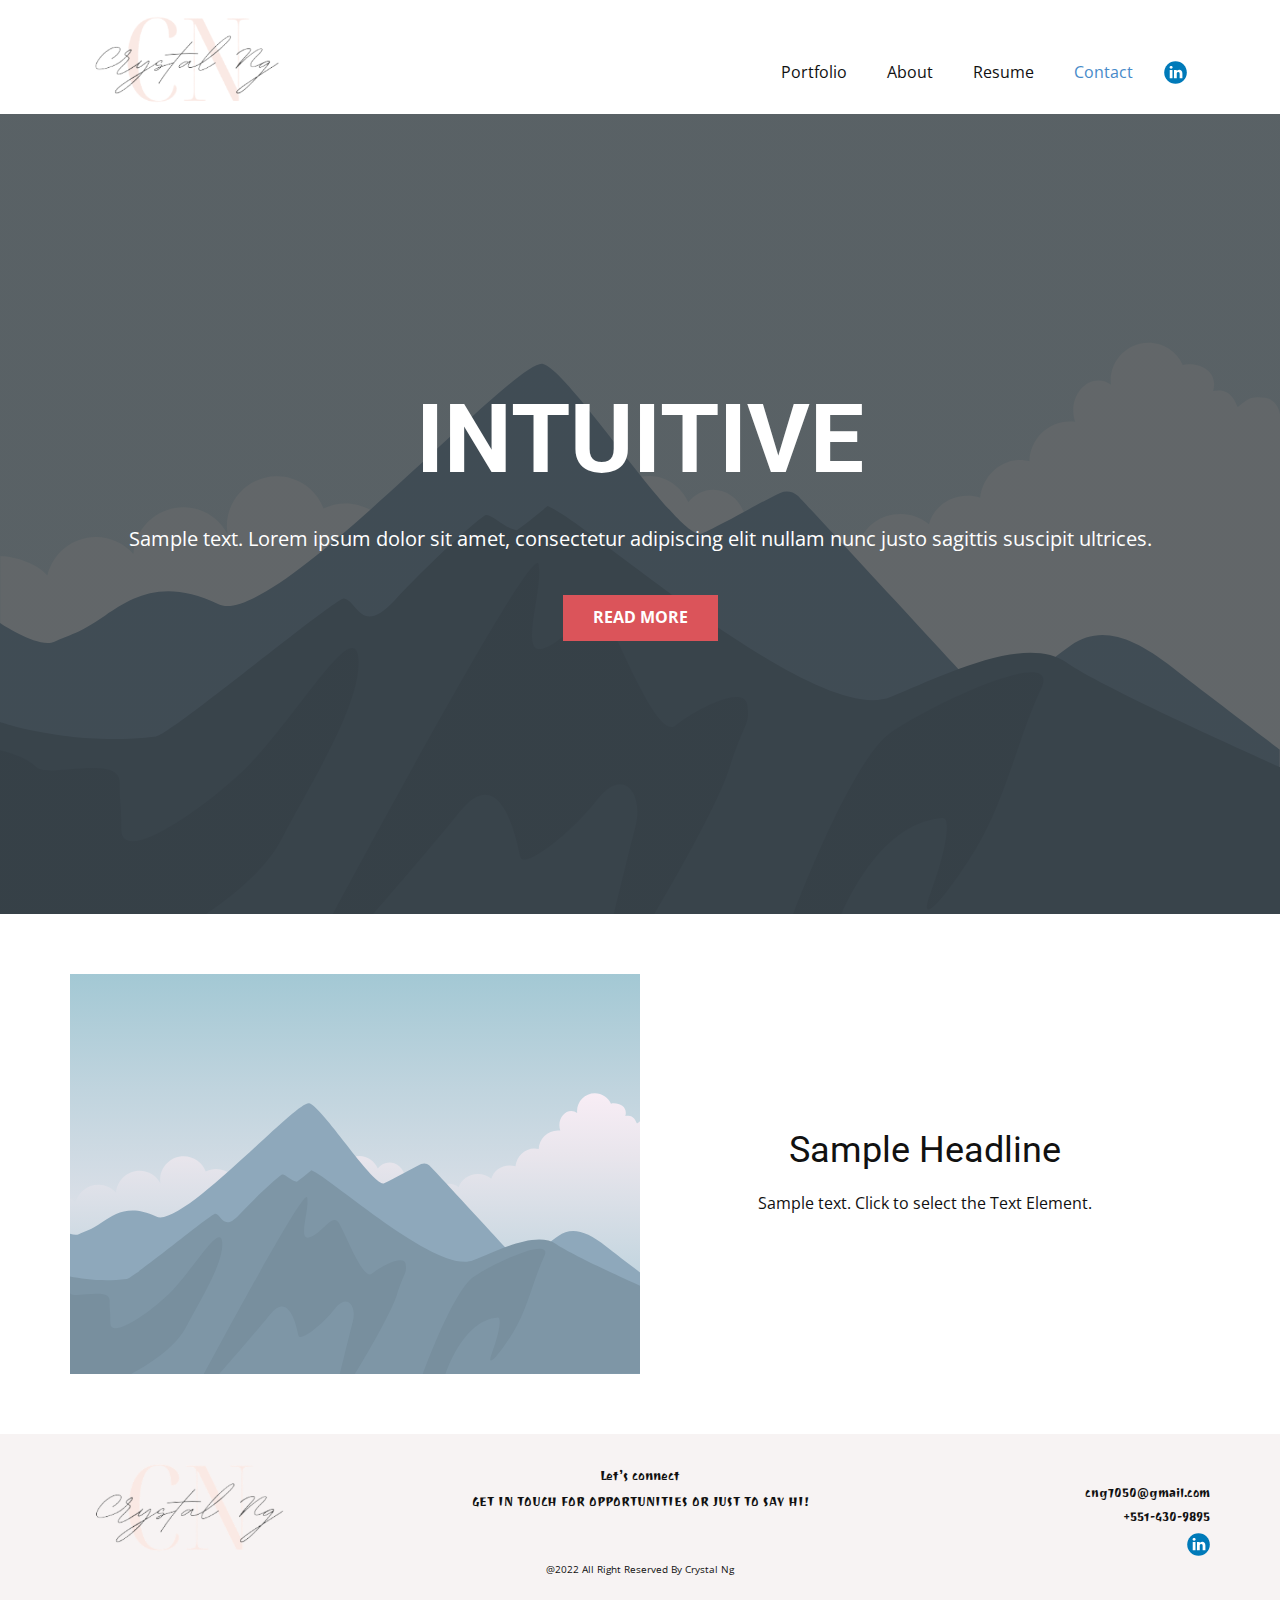
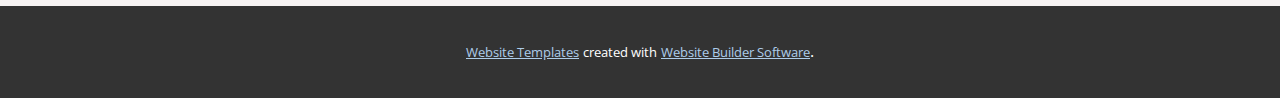
<file: WebSite2494357/index.html>
<!-- Global site tag (gtag.js) - Google Analytics -->
<script async src="https://www.googletagmanager.com/gtag/js?id=G-VZYVMBTS81"></script>
<script>
  window.dataLayer = window.dataLayer || [];
  function gtag(){dataLayer.push(arguments);}
  gtag('js', new Date());

  gtag('config', 'G-VZYVMBTS81');
</script>

<!-- Hotjar Tracking Code for https://crystalng.nicepage.io/Portfolio.html?version=f9c3c881-302a-432b-a1c4-443e0c8001fd&uid=5e1e0b45-3dbb-4041-9dea-039e5e50d24c -->
<script>
  (function(h,o,t,j,a,r){
      h.hj=h.hj||function(){(h.hj.q=h.hj.q||[]).push(arguments)};
      h._hjSettings={hjid:3092924,hjsv:6};
      a=o.getElementsByTagName('head')[0];
      r=o.createElement('script');r.async=1;
      r.src=t+h._hjSettings.hjid+j+h._hjSettings.hjsv;
      a.appendChild(r);
  })(window,document,'https://static.hotjar.com/c/hotjar-','.js?sv=');
</script>

<!DOCTYPE html>
<html style="font-size: 16px;" lang="en"><head>
    <meta name="viewport" content="width=device-width, initial-scale=1.0">
    <meta charset="utf-8">
    <meta name="keywords" content="INTUITIVE">
    <meta name="description" content="">
    <title>Contact</title>
    <link rel="stylesheet" href="nicepage.css" media="screen">
<link rel="stylesheet" href="Contact.css" media="screen">
    <script class="u-script" type="text/javascript" src="jquery-1.9.1.min.js" defer=""></script>
    <script class="u-script" type="text/javascript" src="nicepage.js" "="" defer=""></script>
    <meta name="generator" content="Nicepage 4.15.10, nicepage.com">
    <link id="u-theme-google-font" rel="stylesheet" href="https://fonts.googleapis.com/css?family=Roboto:100,100i,300,300i,400,400i,500,500i,700,700i,900,900i|Open+Sans:300,300i,400,400i,500,500i,600,600i,700,700i,800,800i">
    <link id="u-page-google-font" rel="stylesheet" href="https://fonts.googleapis.com/css?family=Ravi+Prakash:400">
    
    
    
    <script type="application/ld+json">{
		"@context": "http://schema.org",
		"@type": "Organization",
		"name": "WebSite2494357",
		"url": "/",
		"logo": "images/da4137ff-84df-d425-c8f0-2a540431e7e3.png",
		"sameAs": []
}</script>
    <meta name="theme-color" content="#478ac9">
    <meta property="og:title" content="Contact">
    <meta property="og:description" content="">
    <meta property="og:type" content="website">
    <link rel="canonical" href="/">
  <script>
    function gdprConfirmed() {
        return true;
    }
    if (gdprConfirmed()) {
    document.write("\
    \
    <!-- Google Analytics -->\
    <gascript async src=\"https://www.googletagmanager.com/gtag/js?id=G-VZYVMBTS81\"></gascript>\
    <gascript>\
        window.dataLayer = window.dataLayer || [];\
        function gtag(){dataLayer.push(arguments);}\
        gtag('js', new Date());\
        gtag('config', 'G-VZYVMBTS81');\
    </gascript>\
    <!-- End Google Analytics -->\
    ".replace(/gascript/g, 'script'));
    }
    </script></head>
  <body data-home-page="https://crystalng.nicepage.io/Contact.html?version=3567acb7-665c-484c-b078-94fc25dab8e0" data-home-page-title="Contact" class="u-body u-xl-mode" data-lang="en"><header class="u-clearfix u-header u-header" id="sec-76a1"><div class="u-clearfix u-sheet u-sheet-1">
        <a href="https://nicepage.com" class="u-image u-logo u-image-1" data-image-width="353" data-image-height="170">
          <img src="images/da4137ff-84df-d425-c8f0-2a540431e7e3.png" class="u-logo-image u-logo-image-1">
        </a>
        <nav class="u-menu u-menu-one-level u-offcanvas u-menu-1">
          <div class="menu-collapse" style="font-size: 1rem; letter-spacing: 0px;">
            <a class="u-button-style u-custom-left-right-menu-spacing u-custom-padding-bottom u-custom-top-bottom-menu-spacing u-nav-link u-text-active-palette-1-base u-text-hover-palette-2-base" href="#">
              <svg class="u-svg-link" viewBox="0 0 24 24"><use xlink:href="#menu-hamburger"></use></svg>
              <svg class="u-svg-content" version="1.1" id="menu-hamburger" viewBox="0 0 16 16" x="0px" y="0px" xmlns:xlink="http://www.w3.org/1999/xlink" xmlns="http://www.w3.org/2000/svg"><g><rect y="1" width="16" height="2"></rect><rect y="7" width="16" height="2"></rect><rect y="13" width="16" height="2"></rect>
</g></svg>
            </a>
          </div>
          <div class="u-custom-menu u-nav-container">
            <ul class="u-nav u-unstyled u-nav-1"><li class="u-nav-item"><a class="u-button-style u-nav-link u-text-active-palette-1-base u-text-hover-palette-2-base" href="Portfolio.html" style="padding: 10px 20px;">Portfolio</a>
</li><li class="u-nav-item"><a class="u-button-style u-nav-link u-text-active-palette-1-base u-text-hover-palette-2-base" href="About.html" style="padding: 10px 20px;">About</a>
</li><li class="u-nav-item"><a class="u-button-style u-nav-link u-text-active-palette-1-base u-text-hover-palette-2-base" href="Resume.html" style="padding: 10px 20px;">Resume</a>
</li><li class="u-nav-item"><a class="u-button-style u-nav-link u-text-active-palette-1-base u-text-hover-palette-2-base" href="Contact.html" style="padding: 10px 20px;">Contact</a>
</li></ul>
          </div>
          <div class="u-custom-menu u-nav-container-collapse">
            <div class="u-black u-container-style u-inner-container-layout u-opacity u-opacity-95 u-sidenav">
              <div class="u-inner-container-layout u-sidenav-overflow">
                <div class="u-menu-close"></div>
                <ul class="u-align-center u-nav u-popupmenu-items u-unstyled u-nav-2"><li class="u-nav-item"><a class="u-button-style u-nav-link" href="Portfolio.html">Portfolio</a>
</li><li class="u-nav-item"><a class="u-button-style u-nav-link" href="About.html">About</a>
</li><li class="u-nav-item"><a class="u-button-style u-nav-link" href="Resume.html">Resume</a>
</li><li class="u-nav-item"><a class="u-button-style u-nav-link" href="Contact.html">Contact</a>
</li></ul>
              </div>
            </div>
            <div class="u-black u-menu-overlay u-opacity u-opacity-70"></div>
          </div>
        </nav>
        <div class="u-align-left u-social-icons u-spacing-10 u-social-icons-1">
          <a class="u-social-url" title="linkedin" target="_blank" href=""><span class="u-icon u-social-icon u-social-linkedin u-icon-1"><svg class="u-svg-link" preserveAspectRatio="xMidYMin slice" viewBox="0 0 112 112" style=""><use xlink:href="#svg-bc3b"></use></svg><svg class="u-svg-content" viewBox="0 0 112 112" x="0" y="0" id="svg-bc3b"><circle fill="currentColor" cx="56.1" cy="56.1" r="55"></circle><path fill="#FFFFFF" d="M41.3,83.7H27.9V43.4h13.4V83.7z M34.6,37.9L34.6,37.9c-4.6,0-7.5-3.1-7.5-7c0-4,3-7,7.6-7s7.4,3,7.5,7
            C42.2,34.8,39.2,37.9,34.6,37.9z M89.6,83.7H76.2V62.2c0-5.4-1.9-9.1-6.8-9.1c-3.7,0-5.9,2.5-6.9,4.9c-0.4,0.9-0.4,2.1-0.4,3.3v22.5
            H48.7c0,0,0.2-36.5,0-40.3h13.4v5.7c1.8-2.7,5-6.7,12.1-6.7c8.8,0,15.4,5.8,15.4,18.1V83.7z"></path></svg></span>
          </a>
        </div>
      </div></header>
    <section class="u-align-center u-clearfix u-image u-shading u-section-1" src="" data-image-width="256" data-image-height="256" id="sec-6b22">
      <div class="u-clearfix u-sheet u-valign-middle u-sheet-1">
        <h1 class="u-text u-text-default u-title u-text-1">INTUITIVE</h1>
        <p class="u-large-text u-text u-text-default u-text-variant u-text-2">Sample text. Lorem ipsum dolor sit amet, consectetur adipiscing elit nullam nunc justo sagittis suscipit ultrices.</p>
        <a href="#" class="u-btn u-button-style u-palette-2-base u-btn-1">Read More</a>
      </div>
    </section>
    <section class="u-clearfix u-section-2" id="sec-80d7">
      <div class="u-clearfix u-sheet u-sheet-1">
        <div class="u-clearfix u-expanded-width u-layout-wrap u-layout-wrap-1">
          <div class="u-layout">
            <div class="u-layout-row">
              <div class="u-container-style u-image u-layout-cell u-size-30 u-image-1" data-image-width="400" data-image-height="265">
                <div class="u-container-layout u-valign-top u-container-layout-1"></div>
              </div>
              <div class="u-align-center u-container-style u-layout-cell u-size-30 u-layout-cell-2">
                <div class="u-container-layout u-valign-middle u-container-layout-2">
                  <h2 class="u-text u-text-default u-text-1">Sample Headline</h2>
                  <p class="u-text u-text-default u-text-2">Sample text. Click to select the Text Element.</p>
                </div>
              </div>
            </div>
          </div>
        </div>
      </div>
    </section>
    
    
    <footer class="u-align-center-md u-align-center-sm u-align-center-xs u-clearfix u-custom-color-9 u-footer" id="sec-9538"><div class="u-clearfix u-sheet u-sheet-1">
        <a href="https://nicepage.com" class="u-image u-logo u-image-1" data-image-width="353" data-image-height="170">
          <img src="images/da4137ff-84df-d425-c8f0-2a540431e7e3.png" class="u-logo-image u-logo-image-1">
        </a>
        <p class="u-align-center-lg u-align-center-md u-align-center-xl u-custom-font u-text u-text-1"> Let’s connect<br>GET IN TOUCH FOR OPPORTUNITIES OR JUST TO SAY HI!
        </p>
        <p class="u-align-right u-custom-font u-small-text u-text u-text-variant u-text-2"> cng7050@gmail.com<br>+551-430-9895
        </p>
        <div class="u-align-left u-social-icons u-spacing-10 u-social-icons-1">
          <a class="u-social-url" title="linkedin" target="_blank" href=""><span class="u-icon u-social-icon u-social-linkedin u-icon-1"><svg class="u-svg-link" preserveAspectRatio="xMidYMin slice" viewBox="0 0 112 112" style=""><use xlink:href="#svg-a173"></use></svg><svg class="u-svg-content" viewBox="0 0 112 112" x="0" y="0" id="svg-a173"><circle fill="currentColor" cx="56.1" cy="56.1" r="55"></circle><path fill="#FFFFFF" d="M41.3,83.7H27.9V43.4h13.4V83.7z M34.6,37.9L34.6,37.9c-4.6,0-7.5-3.1-7.5-7c0-4,3-7,7.6-7s7.4,3,7.5,7
            C42.2,34.8,39.2,37.9,34.6,37.9z M89.6,83.7H76.2V62.2c0-5.4-1.9-9.1-6.8-9.1c-3.7,0-5.9,2.5-6.9,4.9c-0.4,0.9-0.4,2.1-0.4,3.3v22.5
            H48.7c0,0,0.2-36.5,0-40.3h13.4v5.7c1.8-2.7,5-6.7,12.1-6.7c8.8,0,15.4,5.8,15.4,18.1V83.7z"></path></svg></span>
          </a>
        </div>
        <p class="u-small-text u-text u-text-variant u-text-3">@2022 All Right Reserved By Crystal Ng</p>
      </div></footer>
    <section class="u-backlink u-clearfix u-grey-80">
      <a class="u-link" href="https://nicepage.com/website-templates" target="_blank">
        <span>Website Templates</span>
      </a>
      <p class="u-text">
        <span>created with</span>
      </p>
      <a class="u-link" href="" target="_blank">
        <span>Website Builder Software</span>
      </a>. 
    </section>
  
</body></html>
</file>
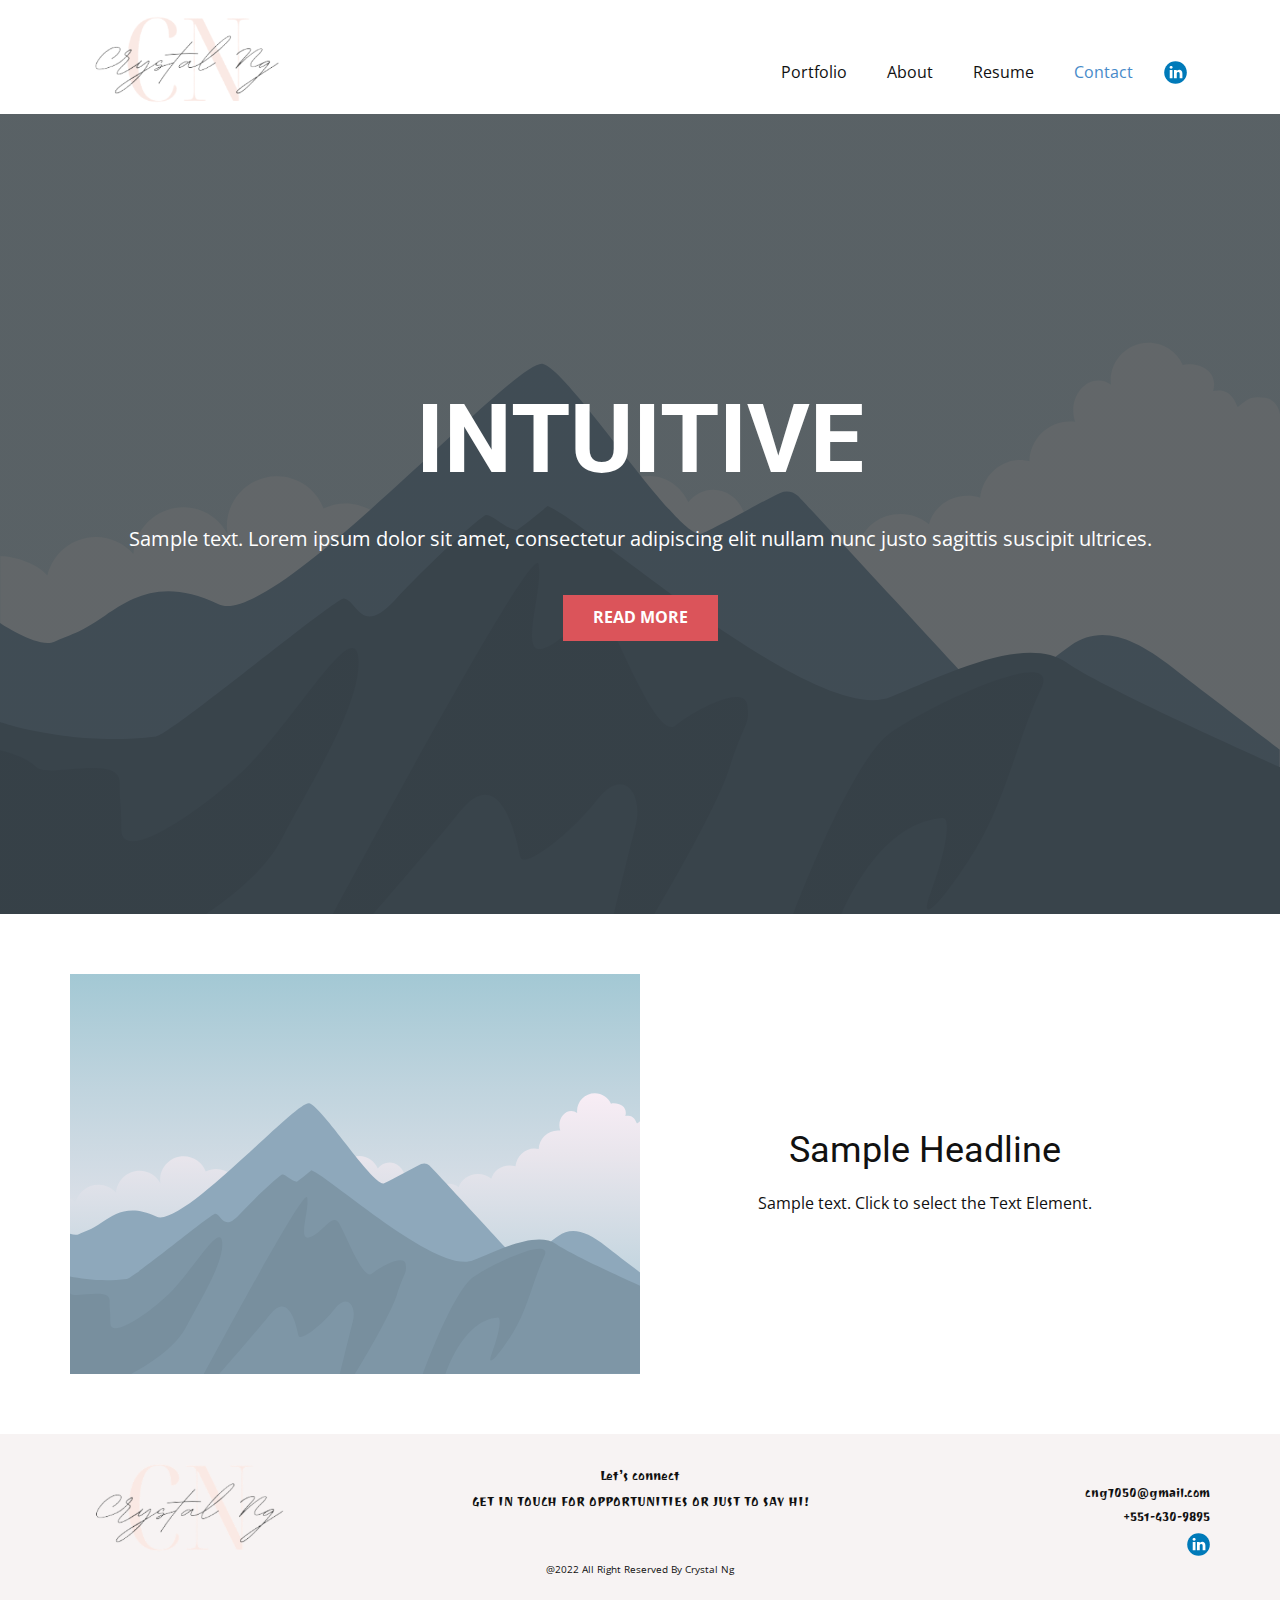
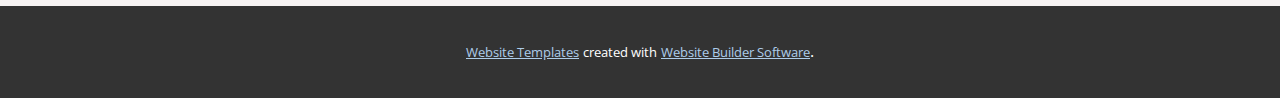
<file: WebSite2494357/Contact.html>
<!-- Global site tag (gtag.js) - Google Analytics -->
<script async src="https://www.googletagmanager.com/gtag/js?id=G-VZYVMBTS81"></script>
<script>
  window.dataLayer = window.dataLayer || [];
  function gtag(){dataLayer.push(arguments);}
  gtag('js', new Date());

  gtag('config', 'G-VZYVMBTS81');
</script>

<!DOCTYPE html>
<html style="font-size: 16px;" lang="en"><head>
    <meta name="viewport" content="width=device-width, initial-scale=1.0">
    <meta charset="utf-8">
    <meta name="keywords" content="INTUITIVE">
    <meta name="description" content="">
    <title>Contact</title>
    <link rel="stylesheet" href="nicepage.css" media="screen">
<link rel="stylesheet" href="Contact.css" media="screen">
    <script class="u-script" type="text/javascript" src="jquery-1.9.1.min.js" defer=""></script>
    <script class="u-script" type="text/javascript" src="nicepage.js" "="" defer=""></script>
    <meta name="generator" content="Nicepage 4.15.10, nicepage.com">
    <link id="u-theme-google-font" rel="stylesheet" href="https://fonts.googleapis.com/css?family=Roboto:100,100i,300,300i,400,400i,500,500i,700,700i,900,900i|Open+Sans:300,300i,400,400i,500,500i,600,600i,700,700i,800,800i">
    <link id="u-page-google-font" rel="stylesheet" href="https://fonts.googleapis.com/css?family=Ravi+Prakash:400">
    
    
    
    <script type="application/ld+json">{
		"@context": "http://schema.org",
		"@type": "Organization",
		"name": "WebSite2494357",
		"url": "/",
		"logo": "images/da4137ff-84df-d425-c8f0-2a540431e7e3.png",
		"sameAs": []
}</script>
    <meta name="theme-color" content="#478ac9">
    <meta property="og:title" content="Contact">
    <meta property="og:description" content="">
    <meta property="og:type" content="website">
    <link rel="canonical" href="/">
  <script>
    function gdprConfirmed() {
        return true;
    }
    if (gdprConfirmed()) {
    document.write("\
    \
    <!-- Google Analytics -->\
    <gascript async src=\"https://www.googletagmanager.com/gtag/js?id=G-VZYVMBTS81\"></gascript>\
    <gascript>\
        window.dataLayer = window.dataLayer || [];\
        function gtag(){dataLayer.push(arguments);}\
        gtag('js', new Date());\
        gtag('config', 'G-VZYVMBTS81');\
    </gascript>\
    <!-- End Google Analytics -->\
    ".replace(/gascript/g, 'script'));
    }
    </script></head>
  <body class="u-body u-xl-mode" data-lang="en"><header class="u-clearfix u-header u-header" id="sec-76a1"><div class="u-clearfix u-sheet u-sheet-1">
        <a href="https://nicepage.com" class="u-image u-logo u-image-1" data-image-width="353" data-image-height="170">
          <img src="images/da4137ff-84df-d425-c8f0-2a540431e7e3.png" class="u-logo-image u-logo-image-1">
        </a>
        <nav class="u-menu u-menu-one-level u-offcanvas u-menu-1">
          <div class="menu-collapse" style="font-size: 1rem; letter-spacing: 0px;">
            <a class="u-button-style u-custom-left-right-menu-spacing u-custom-padding-bottom u-custom-top-bottom-menu-spacing u-nav-link u-text-active-palette-1-base u-text-hover-palette-2-base" href="#">
              <svg class="u-svg-link" viewBox="0 0 24 24"><use xlink:href="#menu-hamburger"></use></svg>
              <svg class="u-svg-content" version="1.1" id="menu-hamburger" viewBox="0 0 16 16" x="0px" y="0px" xmlns:xlink="http://www.w3.org/1999/xlink" xmlns="http://www.w3.org/2000/svg"><g><rect y="1" width="16" height="2"></rect><rect y="7" width="16" height="2"></rect><rect y="13" width="16" height="2"></rect>
</g></svg>
            </a>
          </div>
          <div class="u-custom-menu u-nav-container">
            <ul class="u-nav u-unstyled u-nav-1"><li class="u-nav-item"><a class="u-button-style u-nav-link u-text-active-palette-1-base u-text-hover-palette-2-base" href="Portfolio.html" style="padding: 10px 20px;">Portfolio</a>
</li><li class="u-nav-item"><a class="u-button-style u-nav-link u-text-active-palette-1-base u-text-hover-palette-2-base" href="About.html" style="padding: 10px 20px;">About</a>
</li><li class="u-nav-item"><a class="u-button-style u-nav-link u-text-active-palette-1-base u-text-hover-palette-2-base" href="Resume.html" style="padding: 10px 20px;">Resume</a>
</li><li class="u-nav-item"><a class="u-button-style u-nav-link u-text-active-palette-1-base u-text-hover-palette-2-base" href="Contact.html" style="padding: 10px 20px;">Contact</a>
</li></ul>
          </div>
          <div class="u-custom-menu u-nav-container-collapse">
            <div class="u-black u-container-style u-inner-container-layout u-opacity u-opacity-95 u-sidenav">
              <div class="u-inner-container-layout u-sidenav-overflow">
                <div class="u-menu-close"></div>
                <ul class="u-align-center u-nav u-popupmenu-items u-unstyled u-nav-2"><li class="u-nav-item"><a class="u-button-style u-nav-link" href="Portfolio.html">Portfolio</a>
</li><li class="u-nav-item"><a class="u-button-style u-nav-link" href="About.html">About</a>
</li><li class="u-nav-item"><a class="u-button-style u-nav-link" href="Resume.html">Resume</a>
</li><li class="u-nav-item"><a class="u-button-style u-nav-link" href="Contact.html">Contact</a>
</li></ul>
              </div>
            </div>
            <div class="u-black u-menu-overlay u-opacity u-opacity-70"></div>
          </div>
        </nav>
        <div class="u-align-left u-social-icons u-spacing-10 u-social-icons-1">
          <a class="u-social-url" title="linkedin" target="_blank" href=""><span class="u-icon u-social-icon u-social-linkedin u-icon-1"><svg class="u-svg-link" preserveAspectRatio="xMidYMin slice" viewBox="0 0 112 112" style=""><use xlink:href="#svg-bc3b"></use></svg><svg class="u-svg-content" viewBox="0 0 112 112" x="0" y="0" id="svg-bc3b"><circle fill="currentColor" cx="56.1" cy="56.1" r="55"></circle><path fill="#FFFFFF" d="M41.3,83.7H27.9V43.4h13.4V83.7z M34.6,37.9L34.6,37.9c-4.6,0-7.5-3.1-7.5-7c0-4,3-7,7.6-7s7.4,3,7.5,7
            C42.2,34.8,39.2,37.9,34.6,37.9z M89.6,83.7H76.2V62.2c0-5.4-1.9-9.1-6.8-9.1c-3.7,0-5.9,2.5-6.9,4.9c-0.4,0.9-0.4,2.1-0.4,3.3v22.5
            H48.7c0,0,0.2-36.5,0-40.3h13.4v5.7c1.8-2.7,5-6.7,12.1-6.7c8.8,0,15.4,5.8,15.4,18.1V83.7z"></path></svg></span>
          </a>
        </div>
      </div></header>
    <section class="u-align-center u-clearfix u-image u-shading u-section-1" src="" data-image-width="256" data-image-height="256" id="sec-6b22">
      <div class="u-clearfix u-sheet u-valign-middle u-sheet-1">
        <h1 class="u-text u-text-default u-title u-text-1">INTUITIVE</h1>
        <p class="u-large-text u-text u-text-default u-text-variant u-text-2">Sample text. Lorem ipsum dolor sit amet, consectetur adipiscing elit nullam nunc justo sagittis suscipit ultrices.</p>
        <a href="#" class="u-btn u-button-style u-palette-2-base u-btn-1">Read More</a>
      </div>
    </section>
    <section class="u-clearfix u-section-2" id="sec-80d7">
      <div class="u-clearfix u-sheet u-sheet-1">
        <div class="u-clearfix u-expanded-width u-layout-wrap u-layout-wrap-1">
          <div class="u-layout">
            <div class="u-layout-row">
              <div class="u-container-style u-image u-layout-cell u-size-30 u-image-1" data-image-width="400" data-image-height="265">
                <div class="u-container-layout u-valign-top u-container-layout-1"></div>
              </div>
              <div class="u-align-center u-container-style u-layout-cell u-size-30 u-layout-cell-2">
                <div class="u-container-layout u-valign-middle u-container-layout-2">
                  <h2 class="u-text u-text-default u-text-1">Sample Headline</h2>
                  <p class="u-text u-text-default u-text-2">Sample text. Click to select the Text Element.</p>
                </div>
              </div>
            </div>
          </div>
        </div>
      </div>
    </section>
    
    
    <footer class="u-align-center-md u-align-center-sm u-align-center-xs u-clearfix u-custom-color-9 u-footer" id="sec-9538"><div class="u-clearfix u-sheet u-sheet-1">
        <a href="https://nicepage.com" class="u-image u-logo u-image-1" data-image-width="353" data-image-height="170">
          <img src="images/da4137ff-84df-d425-c8f0-2a540431e7e3.png" class="u-logo-image u-logo-image-1">
        </a>
        <p class="u-align-center-lg u-align-center-md u-align-center-xl u-custom-font u-text u-text-1"> Let’s connect<br>GET IN TOUCH FOR OPPORTUNITIES OR JUST TO SAY HI!
        </p>
        <p class="u-align-right u-custom-font u-small-text u-text u-text-variant u-text-2"> cng7050@gmail.com<br>+551-430-9895
        </p>
        <div class="u-align-left u-social-icons u-spacing-10 u-social-icons-1">
          <a class="u-social-url" title="linkedin" target="_blank" href=""><span class="u-icon u-social-icon u-social-linkedin u-icon-1"><svg class="u-svg-link" preserveAspectRatio="xMidYMin slice" viewBox="0 0 112 112" style=""><use xlink:href="#svg-a173"></use></svg><svg class="u-svg-content" viewBox="0 0 112 112" x="0" y="0" id="svg-a173"><circle fill="currentColor" cx="56.1" cy="56.1" r="55"></circle><path fill="#FFFFFF" d="M41.3,83.7H27.9V43.4h13.4V83.7z M34.6,37.9L34.6,37.9c-4.6,0-7.5-3.1-7.5-7c0-4,3-7,7.6-7s7.4,3,7.5,7
            C42.2,34.8,39.2,37.9,34.6,37.9z M89.6,83.7H76.2V62.2c0-5.4-1.9-9.1-6.8-9.1c-3.7,0-5.9,2.5-6.9,4.9c-0.4,0.9-0.4,2.1-0.4,3.3v22.5
            H48.7c0,0,0.2-36.5,0-40.3h13.4v5.7c1.8-2.7,5-6.7,12.1-6.7c8.8,0,15.4,5.8,15.4,18.1V83.7z"></path></svg></span>
          </a>
        </div>
        <p class="u-small-text u-text u-text-variant u-text-3">@2022 All Right Reserved By Crystal Ng</p>
      </div></footer>
    <section class="u-backlink u-clearfix u-grey-80">
      <a class="u-link" href="https://nicepage.com/website-templates" target="_blank">
        <span>Website Templates</span>
      </a>
      <p class="u-text">
        <span>created with</span>
      </p>
      <a class="u-link" href="" target="_blank">
        <span>Website Builder Software</span>
      </a>. 
    </section>
  
</body></html>
</file>
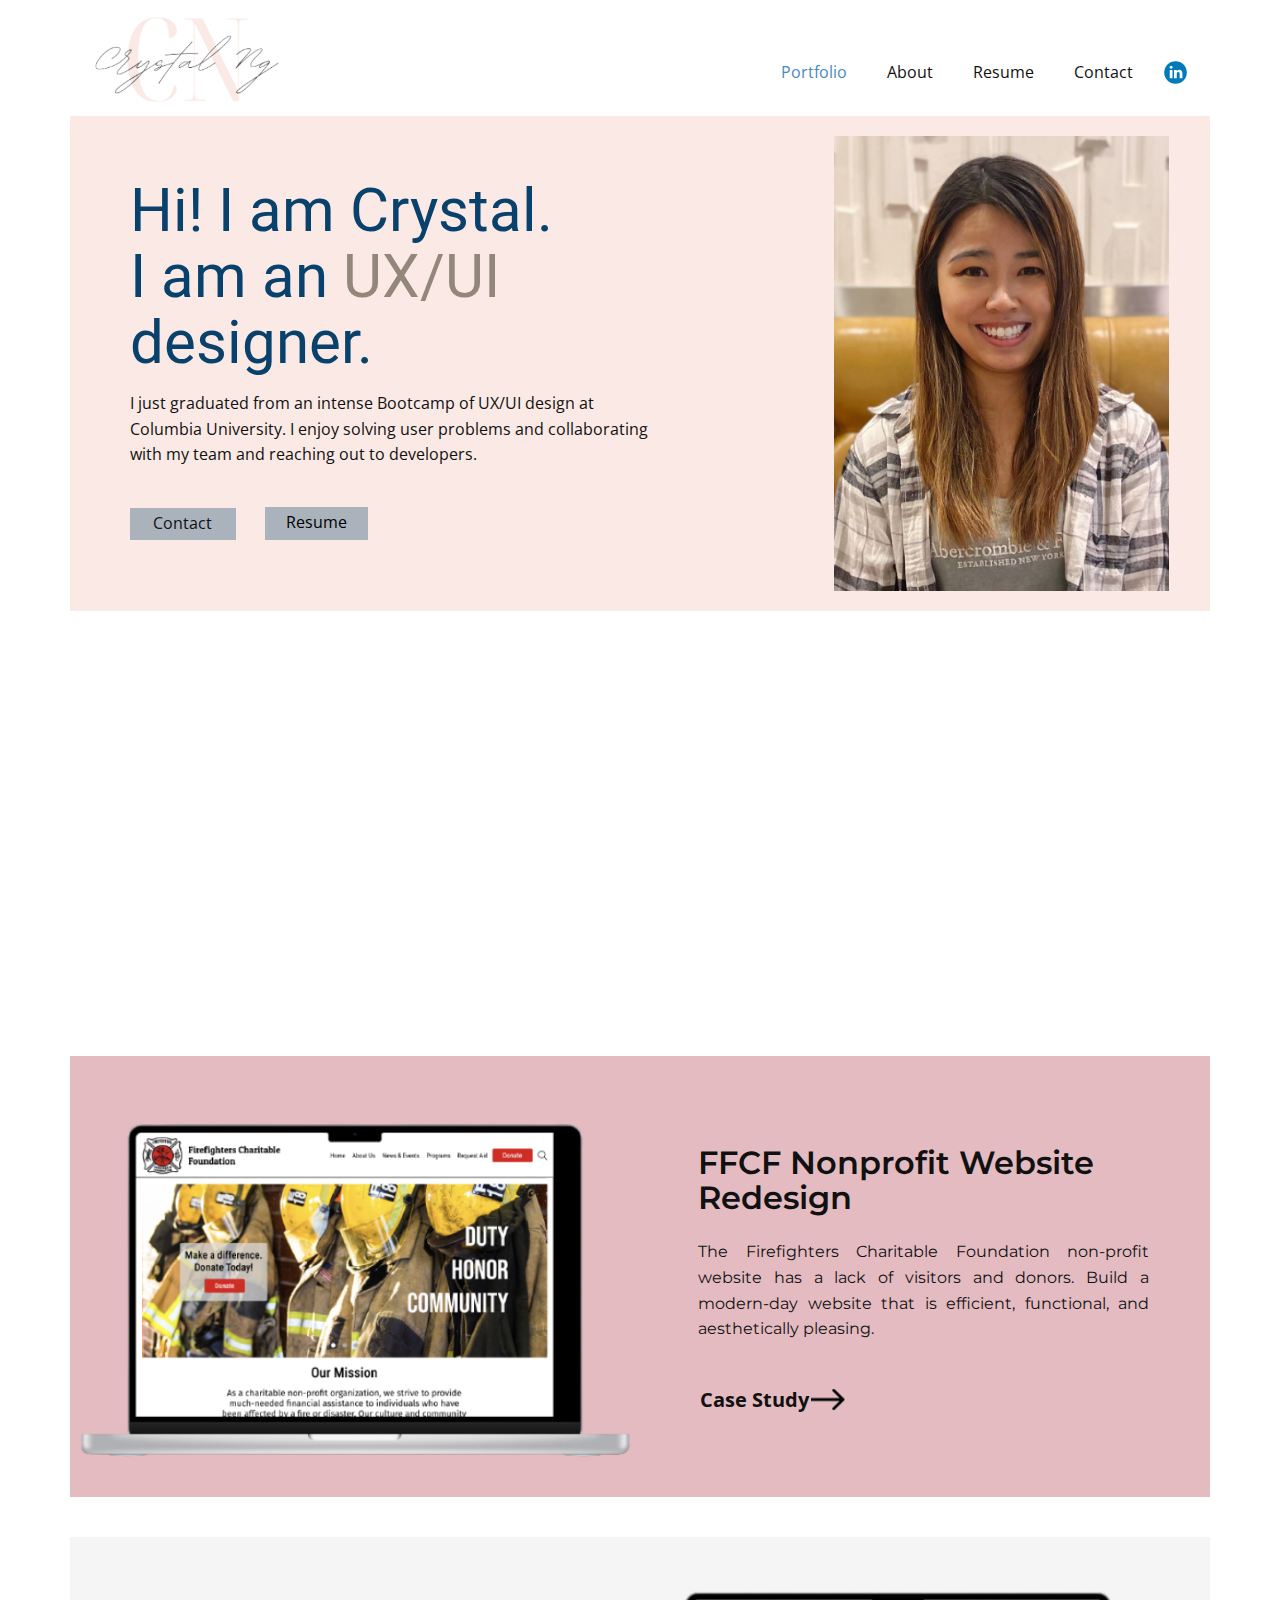
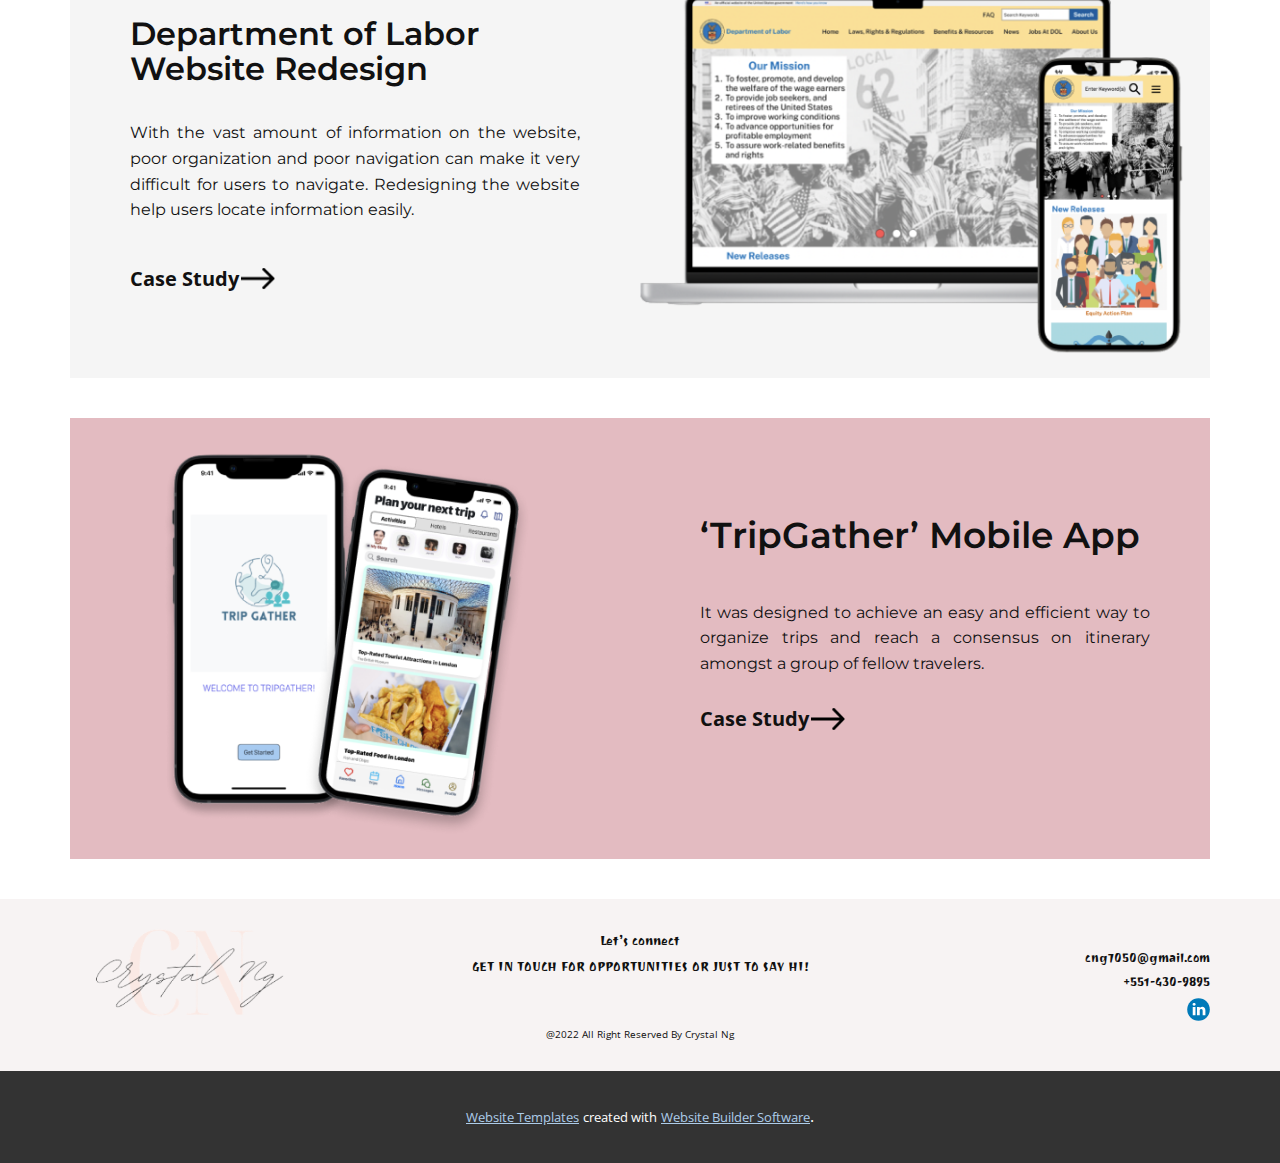
<file: WebSite2494357/Portfolio.html>
<!-- Global site tag (gtag.js) - Google Analytics -->
<script async src="https://www.googletagmanager.com/gtag/js?id=G-VZYVMBTS81"></script>
<script>
  window.dataLayer = window.dataLayer || [];
  function gtag(){dataLayer.push(arguments);}
  gtag('js', new Date());

  gtag('config', 'G-VZYVMBTS81');
</script>

<!-- Hotjar Tracking Code for https://crystalng.nicepage.io/Portfolio.html?version=f9c3c881-302a-432b-a1c4-443e0c8001fd&uid=5e1e0b45-3dbb-4041-9dea-039e5e50d24c -->
<script>
  (function(h,o,t,j,a,r){
      h.hj=h.hj||function(){(h.hj.q=h.hj.q||[]).push(arguments)};
      h._hjSettings={hjid:3092924,hjsv:6};
      a=o.getElementsByTagName('head')[0];
      r=o.createElement('script');r.async=1;
      r.src=t+h._hjSettings.hjid+j+h._hjSettings.hjsv;
      a.appendChild(r);
  })(window,document,'https://static.hotjar.com/c/hotjar-','.js?sv=');
</script>

<!DOCTYPE html>
<html style="font-size: 16px;" lang="en"><head>
    <meta name="viewport" content="width=device-width, initial-scale=1.0">
    <meta charset="utf-8">
    <meta name="keywords" content="​I am an user experience&nbsp;designer.">
    <meta name="description" content="">
    <title>Portfolio</title>
    <link rel="stylesheet" href="nicepage.css" media="screen">
<link rel="stylesheet" href="Portfolio.css" media="screen">
    <script class="u-script" type="text/javascript" src="jquery-1.9.1.min.js" defer=""></script>
    <script class="u-script" type="text/javascript" src="nicepage.js" "="" defer=""></script>
    <meta name="generator" content="Nicepage 4.15.10, nicepage.com">
    <link id="u-theme-google-font" rel="stylesheet" href="https://fonts.googleapis.com/css?family=Roboto:100,100i,300,300i,400,400i,500,500i,700,700i,900,900i|Open+Sans:300,300i,400,400i,500,500i,600,600i,700,700i,800,800i">
    <link id="u-page-google-font" rel="stylesheet" href="https://fonts.googleapis.com/css?family=Montserrat:100,100i,200,200i,300,300i,400,400i,500,500i,600,600i,700,700i,800,800i,900,900i|Ravi+Prakash:400">
    
    
    
    
    
    <script type="application/ld+json">{
		"@context": "http://schema.org",
		"@type": "Organization",
		"name": "WebSite2494357",
		"logo": "images/da4137ff-84df-d425-c8f0-2a540431e7e3.png",
		"sameAs": []
}</script>
    <meta name="theme-color" content="#478ac9">
    <meta property="og:title" content="Portfolio">
    <meta property="og:description" content="">
    <meta property="og:type" content="website">
  <script>
    function gdprConfirmed() {
        return true;
    }
    if (gdprConfirmed()) {
    document.write("\
    \
    <!-- Google Analytics -->\
    <gascript async src=\"https://www.googletagmanager.com/gtag/js?id=G-VZYVMBTS81\"></gascript>\
    <gascript>\
        window.dataLayer = window.dataLayer || [];\
        function gtag(){dataLayer.push(arguments);}\
        gtag('js', new Date());\
        gtag('config', 'G-VZYVMBTS81');\
    </gascript>\
    <!-- End Google Analytics -->\
    ".replace(/gascript/g, 'script'));
    }
    </script></head>
  <body class="u-body u-xl-mode" data-lang="en"><header class="u-clearfix u-header u-header" id="sec-76a1"><div class="u-clearfix u-sheet u-sheet-1">
        <a href="https://nicepage.com" class="u-image u-logo u-image-1" data-image-width="353" data-image-height="170">
          <img src="images/da4137ff-84df-d425-c8f0-2a540431e7e3.png" class="u-logo-image u-logo-image-1">
        </a>
        <nav class="u-menu u-menu-one-level u-offcanvas u-menu-1">
          <div class="menu-collapse" style="font-size: 1rem; letter-spacing: 0px;">
            <a class="u-button-style u-custom-left-right-menu-spacing u-custom-padding-bottom u-custom-top-bottom-menu-spacing u-nav-link u-text-active-palette-1-base u-text-hover-palette-2-base" href="#">
              <svg class="u-svg-link" viewBox="0 0 24 24"><use xlink:href="#menu-hamburger"></use></svg>
              <svg class="u-svg-content" version="1.1" id="menu-hamburger" viewBox="0 0 16 16" x="0px" y="0px" xmlns:xlink="http://www.w3.org/1999/xlink" xmlns="http://www.w3.org/2000/svg"><g><rect y="1" width="16" height="2"></rect><rect y="7" width="16" height="2"></rect><rect y="13" width="16" height="2"></rect>
</g></svg>
            </a>
          </div>
          <div class="u-custom-menu u-nav-container">
            <ul class="u-nav u-unstyled u-nav-1"><li class="u-nav-item"><a class="u-button-style u-nav-link u-text-active-palette-1-base u-text-hover-palette-2-base" href="Portfolio.html" style="padding: 10px 20px;">Portfolio</a>
</li><li class="u-nav-item"><a class="u-button-style u-nav-link u-text-active-palette-1-base u-text-hover-palette-2-base" href="About.html" style="padding: 10px 20px;">About</a>
</li><li class="u-nav-item"><a class="u-button-style u-nav-link u-text-active-palette-1-base u-text-hover-palette-2-base" href="Resume.html" style="padding: 10px 20px;">Resume</a>
</li><li class="u-nav-item"><a class="u-button-style u-nav-link u-text-active-palette-1-base u-text-hover-palette-2-base" href="Contact.html" style="padding: 10px 20px;">Contact</a>
</li></ul>
          </div>
          <div class="u-custom-menu u-nav-container-collapse">
            <div class="u-black u-container-style u-inner-container-layout u-opacity u-opacity-95 u-sidenav">
              <div class="u-inner-container-layout u-sidenav-overflow">
                <div class="u-menu-close"></div>
                <ul class="u-align-center u-nav u-popupmenu-items u-unstyled u-nav-2"><li class="u-nav-item"><a class="u-button-style u-nav-link" href="Portfolio.html">Portfolio</a>
</li><li class="u-nav-item"><a class="u-button-style u-nav-link" href="About.html">About</a>
</li><li class="u-nav-item"><a class="u-button-style u-nav-link" href="Resume.html">Resume</a>
</li><li class="u-nav-item"><a class="u-button-style u-nav-link" href="Contact.html">Contact</a>
</li></ul>
              </div>
            </div>
            <div class="u-black u-menu-overlay u-opacity u-opacity-70"></div>
          </div>
        </nav>
        <div class="u-align-left u-social-icons u-spacing-10 u-social-icons-1">
          <a class="u-social-url" title="linkedin" target="_blank" href=""><span class="u-icon u-social-icon u-social-linkedin u-icon-1"><svg class="u-svg-link" preserveAspectRatio="xMidYMin slice" viewBox="0 0 112 112" style=""><use xlink:href="#svg-bc3b"></use></svg><svg class="u-svg-content" viewBox="0 0 112 112" x="0" y="0" id="svg-bc3b"><circle fill="currentColor" cx="56.1" cy="56.1" r="55"></circle><path fill="#FFFFFF" d="M41.3,83.7H27.9V43.4h13.4V83.7z M34.6,37.9L34.6,37.9c-4.6,0-7.5-3.1-7.5-7c0-4,3-7,7.6-7s7.4,3,7.5,7
            C42.2,34.8,39.2,37.9,34.6,37.9z M89.6,83.7H76.2V62.2c0-5.4-1.9-9.1-6.8-9.1c-3.7,0-5.9,2.5-6.9,4.9c-0.4,0.9-0.4,2.1-0.4,3.3v22.5
            H48.7c0,0,0.2-36.5,0-40.3h13.4v5.7c1.8-2.7,5-6.7,12.1-6.7c8.8,0,15.4,5.8,15.4,18.1V83.7z"></path></svg></span>
          </a>
        </div>
      </div></header>
    <section class="u-clearfix u-section-1" id="sec-978a">
      <div class="u-clearfix u-sheet u-sheet-1">
        <div class="u-clearfix u-expanded-width u-gutter-0 u-layout-spacing-vertical u-layout-wrap u-layout-wrap-1">
          <div class="u-layout" style="">
            <div class="u-layout-row" style="">
              <div class="u-align-left u-container-style u-custom-color-4 u-layout-cell u-left-cell u-size-38 u-layout-cell-1">
                <div class="u-container-layout u-container-layout-1">
                  <h2 class="u-text u-text-1">
                    <span class="u-text-custom-color-3"> Hi! I am Crystal.&nbsp;<br>I am an
                    </span>
                    <span class="u-text-custom-color-2">UX/UI</span>
                    <span class="u-text-custom-color-2">&nbsp;</span>
                    <span class="u-text-custom-color-3">designer.</span>
                  </h2>
                  <p class="u-text u-text-2"> I just graduated from an intense Bootcamp of UX/UI design at Columbia University. I enjoy solving user problems and collaborating with my team and reaching out to developers.&nbsp; &nbsp;&nbsp;</p>
                  <a href="https://nicepage.best" class="u-border-none u-btn u-button-style u-custom-color-6 u-text-body-color u-btn-1"> Contact</a>
                  <a href="https://nicepage.com/wysiwyg-html-editor" class="u-border-none u-btn u-button-style u-custom-color-6 u-text-black u-btn-2">Resume</a>
                </div>
              </div>
              <div class="u-container-style u-custom-color-4 u-layout-cell u-right-cell u-size-22 u-layout-cell-2" src="">
                <div class="u-container-layout u-valign-middle-lg u-valign-middle-xl u-container-layout-2">
                  <img class="u-image u-image-1" src="images/AAFEID1.png" data-image-width="462" data-image-height="551">
                </div>
              </div>
            </div>
          </div>
        </div>
      </div>
    </section>
    <section class="u-align-center u-clearfix u-section-2" id="sec-e137">
      <div class="u-clearfix u-sheet u-sheet-1">
        <div class="u-clearfix u-expanded-width u-gutter-0 u-layout-wrap u-layout-wrap-1">
          <div class="u-layout" style="">
            <div class="u-layout-row" style="">
              <div class="u-align-left u-container-style u-custom-color-7 u-layout-cell u-left-cell u-size-30 u-size-xs-60 u-layout-cell-1" src="">
                <div class="u-container-layout u-valign-bottom-xl u-container-layout-1" src="">
                  <img class="u-expanded-width u-image u-image-default u-image-1" src="images/1.png" alt="" data-image-width="642" data-image-height="454">
                </div>
              </div>
              <div class="u-container-style u-custom-color-7 u-layout-cell u-right-cell u-size-30 u-size-xs-60 u-layout-cell-2">
                <div class="u-container-layout u-container-layout-2">
                  <h2 class="u-align-left u-custom-font u-font-montserrat u-text u-text-1">
                    <span style="font-size: 2rem;">FFCF Nonprofit Website Redesign</span>
                    <br>
                  </h2>
                  <p class="u-align-justify u-custom-font u-font-montserrat u-text u-text-2"> The Firefighters Charitable Foundation non-profit website has a lack of visitors and donors. Build a modern-day website that is efficient, functional, and aesthetically pleasing.</p>
                  <p class="u-align-left u-large-text u-text u-text-default u-text-variant u-text-3">Case Study<br>
                  </p>
                  <img class="u-image u-image-default u-preserve-proportions u-image-2" src="images/Arrow1_150.png" alt="" data-image-width="150" data-image-height="103">
                </div>
              </div>
            </div>
          </div>
        </div>
      </div>
    </section>
    <section class="u-align-center u-clearfix u-section-3" id="carousel_0905">
      <div class="u-clearfix u-sheet u-sheet-1">
        <div class="u-clearfix u-expanded-width u-gutter-0 u-layout-wrap u-palette-1-base u-layout-wrap-1">
          <div class="u-layout" style="">
            <div class="u-layout-row" style="">
              <div class="u-container-style u-custom-color-8 u-layout-cell u-left-cell u-size-30 u-size-xs-60 u-layout-cell-1" src="">
                <div class="u-container-layout u-container-layout-1" src="">
                  <h2 class="u-align-left u-custom-font u-font-montserrat u-text u-text-default u-text-1">
                    <span style="font-size: 2rem;">Department of Labor <br>Website Redesign
                    </span>
                    <br>
                  </h2>
                  <p class="u-align-justify u-custom-font u-font-montserrat u-text u-text-2"> With the vast amount of information on the website, poor organization and poor navigation can make it very difficult for users to navigate. Redesigning the website help users locate information easily.</p>
                  <p class="u-align-left u-large-text u-text u-text-default u-text-variant u-text-3">Case Study<br>
                  </p>
                  <img class="u-image u-image-default u-preserve-proportions u-image-1" src="images/Arrow1_150.png" alt="" data-image-width="150" data-image-height="103">
                </div>
              </div>
              <div class="u-align-left u-container-style u-custom-color-8 u-layout-cell u-right-cell u-size-30 u-size-xs-60 u-layout-cell-2">
                <div class="u-container-layout u-valign-middle u-container-layout-2">
                  <img class="u-image u-image-2" src="images/Group57.png" data-image-width="592" data-image-height="424">
                </div>
              </div>
            </div>
          </div>
        </div>
      </div>
    </section>
    <section class="u-align-center u-clearfix u-section-4" id="carousel_7086">
      <div class="u-clearfix u-sheet u-sheet-1">
        <div class="u-clearfix u-expanded-width u-gutter-0 u-layout-wrap u-layout-wrap-1">
          <div class="u-layout" style="">
            <div class="u-layout-row" style="">
              <div class="u-align-left u-container-style u-custom-color-7 u-layout-cell u-left-cell u-size-30 u-size-xs-60 u-layout-cell-1" src="">
                <div class="u-container-layout u-valign-bottom u-container-layout-1" src="">
                  <img class="u-image u-image-1" src="images/Group58.png" data-image-width="458" data-image-height="473">
                </div>
              </div>
              <div class="u-container-style u-custom-color-7 u-layout-cell u-right-cell u-size-30 u-size-xs-60 u-layout-cell-2">
                <div class="u-container-layout u-valign-middle-lg u-valign-middle-md u-valign-middle-sm u-valign-middle-xs u-container-layout-2">
                  <h2 class="u-align-left u-custom-font u-font-montserrat u-text u-text-default u-text-1"> ‘TripGather’ Mobile App<br>
                  </h2>
                  <p class="u-align-justify u-custom-font u-font-montserrat u-text u-text-2"> It was designed to achieve an easy and efficient way to organize trips and reach a consensus on itinerary amongst a group of fellow travelers.&nbsp;</p>
                  <p class="u-align-left u-large-text u-text u-text-default u-text-variant u-text-3">Case Study<br>
                  </p>
                  <img class="u-image u-image-default u-preserve-proportions u-image-2" src="images/Arrow1_150.png" alt="" data-image-width="150" data-image-height="103">
                </div>
              </div>
            </div>
          </div>
        </div>
      </div>
    </section>
    
    
    <footer class="u-align-center-md u-align-center-sm u-align-center-xs u-clearfix u-custom-color-9 u-footer" id="sec-9538"><div class="u-clearfix u-sheet u-sheet-1">
        <a href="https://nicepage.com" class="u-image u-logo u-image-1" data-image-width="353" data-image-height="170">
          <img src="images/da4137ff-84df-d425-c8f0-2a540431e7e3.png" class="u-logo-image u-logo-image-1">
        </a>
        <p class="u-align-center-lg u-align-center-md u-align-center-xl u-custom-font u-text u-text-1"> Let’s connect<br>GET IN TOUCH FOR OPPORTUNITIES OR JUST TO SAY HI!
        </p>
        <p class="u-align-right u-custom-font u-small-text u-text u-text-variant u-text-2"> cng7050@gmail.com<br>+551-430-9895
        </p>
        <div class="u-align-left u-social-icons u-spacing-10 u-social-icons-1">
          <a class="u-social-url" title="linkedin" target="_blank" href=""><span class="u-icon u-social-icon u-social-linkedin u-icon-1"><svg class="u-svg-link" preserveAspectRatio="xMidYMin slice" viewBox="0 0 112 112" style=""><use xlink:href="#svg-a173"></use></svg><svg class="u-svg-content" viewBox="0 0 112 112" x="0" y="0" id="svg-a173"><circle fill="currentColor" cx="56.1" cy="56.1" r="55"></circle><path fill="#FFFFFF" d="M41.3,83.7H27.9V43.4h13.4V83.7z M34.6,37.9L34.6,37.9c-4.6,0-7.5-3.1-7.5-7c0-4,3-7,7.6-7s7.4,3,7.5,7
            C42.2,34.8,39.2,37.9,34.6,37.9z M89.6,83.7H76.2V62.2c0-5.4-1.9-9.1-6.8-9.1c-3.7,0-5.9,2.5-6.9,4.9c-0.4,0.9-0.4,2.1-0.4,3.3v22.5
            H48.7c0,0,0.2-36.5,0-40.3h13.4v5.7c1.8-2.7,5-6.7,12.1-6.7c8.8,0,15.4,5.8,15.4,18.1V83.7z"></path></svg></span>
          </a>
        </div>
        <p class="u-small-text u-text u-text-variant u-text-3">@2022 All Right Reserved By Crystal Ng</p>
      </div></footer>
    <section class="u-backlink u-clearfix u-grey-80">
      <a class="u-link" href="https://nicepage.com/website-templates" target="_blank">
        <span>Website Templates</span>
      </a>
      <p class="u-text">
        <span>created with</span>
      </p>
      <a class="u-link" href="" target="_blank">
        <span>Website Builder Software</span>
      </a>. 
    </section>
  
</body></html>
</file>
